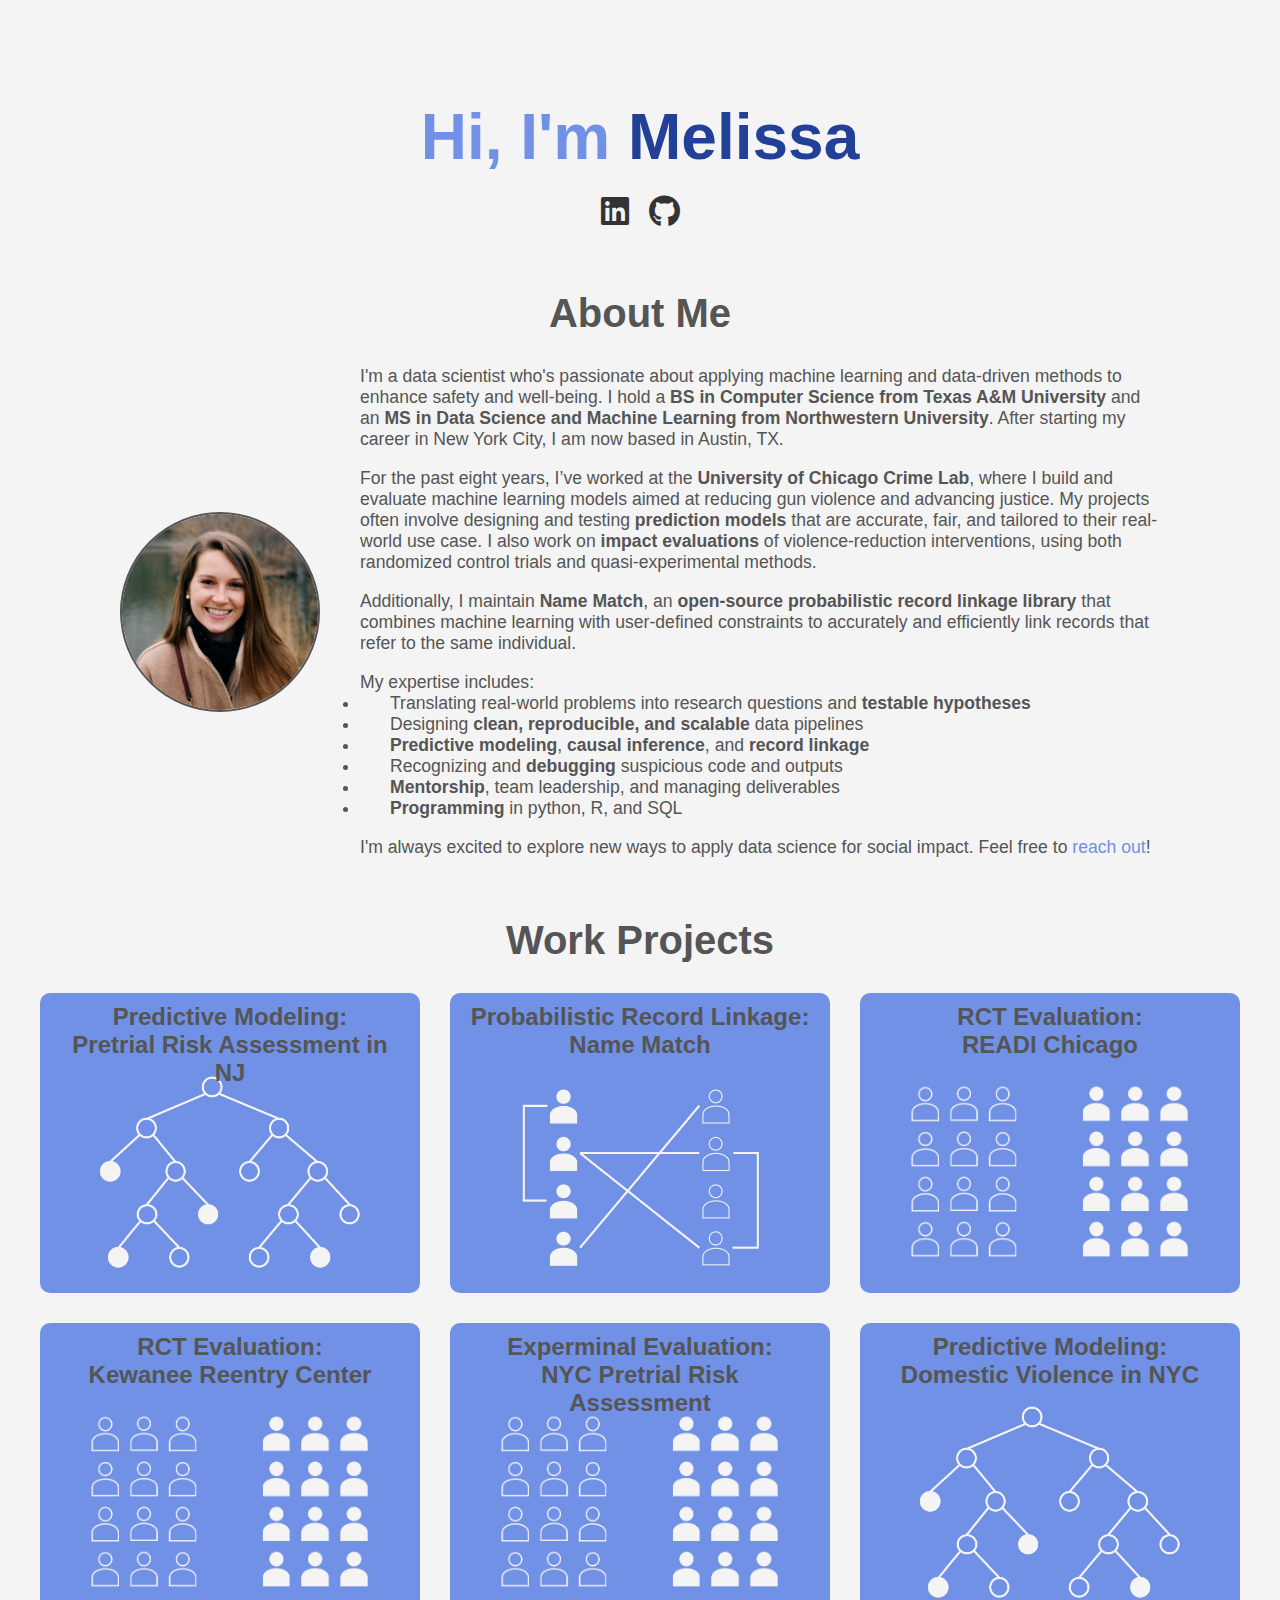
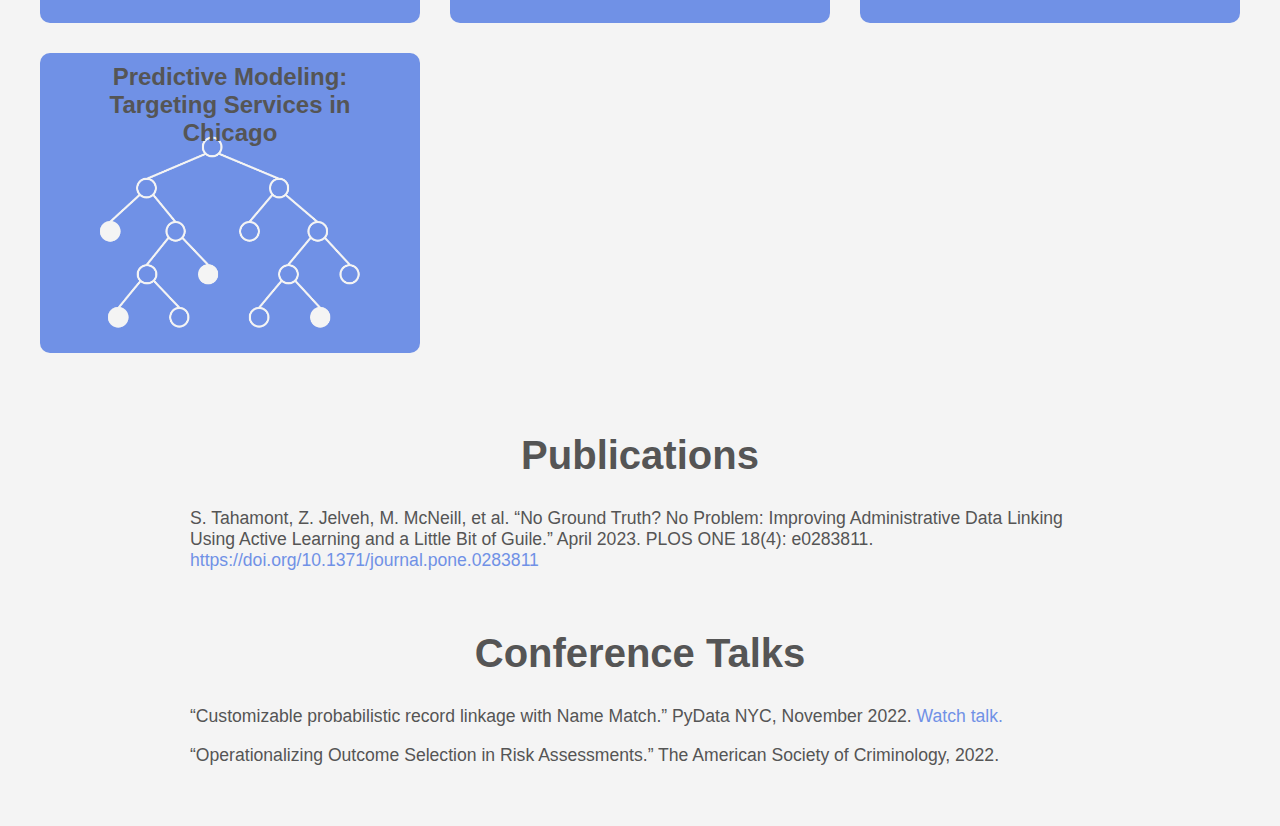
<file: index.html>
<!DOCTYPE html>
<html lang="en">
<head>
    <meta charset="UTF-8">
    <meta name="viewport" content="width=device-width, initial-scale=1.0">
    <meta http-equiv="X-UA-Compatible" content="ie=edge">
    <title>Melissa McNeill</title>
    <link rel="stylesheet" href="styles.css">
    <!-- Add Font Awesome for LinkedIn and GitHub Icons -->
    <link rel="stylesheet" href="https://cdnjs.cloudflare.com/ajax/libs/font-awesome/6.0.0-beta3/css/all.min.css">
</head>
<body>
    <!-- Main Content Section -->
    <section id="main">
        <div class="container">
            <div class="main-content">
                <p class="intro-text">Hi, I'm <span class="name">Melissa</span></p>
                <div class="social-links">
                    <a href="https://www.linkedin.com/in/melissalmcneill/" target="_blank" rel="noopener noreferrer" class="linkedin">
                        <i class="fab fa-linkedin"></i>
                    </a>
                    <a href="https://github.com/mmcneill" target="_blank" rel="noopener noreferrer" class="github">
                        <i class="fab fa-github"></i>
                    </a>
                </div>
            </div>
        </div>
    </section>

    <!-- About Me Section -->
    <section id="about" class="section">
        <div class="container">
            <h2>About Me</h2>
            <div class="about-content">
                <img src="images/about_me.jpg" alt="Your Photo" class="profile-photo">
                <div class="about-text">
                    <p>I'm a data scientist who's passionate about applying machine learning and data-driven methods to enhance safety and well-being. I hold a <b>BS in Computer Science from Texas A&M University</b> and an <b>MS in Data Science and Machine Learning from Northwestern University</b>. After starting my career in New York City, I am now based in Austin, TX.</p>
                    <br>
                    <p>For the past eight years, I’ve worked at the <b>University of Chicago Crime Lab</b>, where I build and evaluate machine learning models aimed at reducing gun violence and advancing justice. My projects often involve designing and testing <b>prediction models</b> that are accurate, fair, and tailored to their real-world use case. I also work on <b>impact evaluations</b> of violence-reduction interventions, using both randomized control trials and quasi-experimental methods.</p>
                    <br>
                    <p>Additionally, I maintain <b>Name Match</b>, an <b>open-source probabilistic record linkage library</b> that combines machine learning with user-defined constraints to accurately and efficiently link records that refer to the same individual.</p>
                    <br>
                    <p>My expertise includes:
                        <li>Translating real-world problems into research questions and <b>testable hypotheses</b></li>
                        <li>Designing <b>clean, reproducible, and scalable</b> data pipelines</li>
                        <li><b>Predictive modeling</b>, <b>causal inference</b>, and <b>record linkage</b></li>
                        <li>Recognizing and <b>debugging</b> suspicious code and outputs</li>
                        <li><b>Mentorship</b>, team leadership, and managing deliverables</li></p>
                        <li><b>Programming</b> in python, R, and SQL</li></p>
                    <br>
                    <p>I'm always excited to explore new ways to apply data science for social impact. Feel free to <a href="https://www.linkedin.com/in/melissalmcneill/" target="_blank" rel="noopener noreferrer">reach out</a>!</p>
                </div>
            </div>
        </div>
    </section>

    <!-- Projects Section -->
    <section id="projects" class="section">
        <div class="container">
            <h2>Work Projects</h2>
            <div class="projects-list">
                <div class="project-item" style="background-image: url('images/tree.png');">
                    <a href="new_jersey.html">Predictive Modeling:<br>Pretrial Risk Assessment in NJ</a>
                </div>
                <div class="project-item" style="background-image: url('images/record_linkage.png');">
                    <a href="name_match.html">Probabilistic Record Linkage:<br>Name Match</a>
                </div>
                <div class="project-item" style="background-image: url('images/evaluation.png');">
                    <a href="readi.html">RCT Evaluation:<br>READI Chicago</a>
                </div>
                <div class="project-item" style="background-image: url('images/evaluation.png');">
                    <a href="kewanee.html">RCT Evaluation:<br>Kewanee Reentry Center</a>
                </div>
                <div class="project-item" style="background-image: url('images/evaluation.png');">
                    <a href="cja.html">Experminal Evaluation:<br>NYC Pretrial Risk Assessment</a>
                </div>
                <div class="project-item" style="background-image: url('images/tree.png');">
                    <a href="nyc_dv.html">Predictive Modeling:<br>Domestic Violence in NYC</a>
                </div>
                <div class="project-item" style="background-image: url('images/tree.png');">
                    <a href="spra.html">Predictive Modeling:<br>Targeting Services in Chicago</a>
                </div>
            </div>
        </div>
    </section>

    <section id="pubs" class="section">
        <h2>Publications</h2>
        <div class="pubs-content">
            <div class="pubs-text">
                <p>S. Tahamont, Z. Jelveh, M. McNeill, et al. “No Ground Truth? No Problem: Improving Administrative Data Linking Using Active Learning and a Little Bit of Guile.” April 2023. PLOS ONE 18(4): e0283811. <a href="https://doi.org/10.1371/journal.pone.0283811" target="_blank" rel="noopener noreferrer">https://doi.org/10.1371/journal.pone.0283811</a></p>
            </div>
        </div>
    </section>

    <section id="pubs" class="section">
        <h2>Conference Talks</h2>
        <div class="pubs-content">
            <div class="pubs-text">
                <p>“Customizable probabilistic record linkage with Name Match.” PyData NYC, November 2022. <a href="https://www.youtube.com/watch?v=X2ybXs-8wmA" target="_blank">Watch talk.</a></p>
                <br>
                <p>“Operationalizing Outcome Selection in Risk Assessments.” The American Society of Criminology, 2022.</p>
            </div>
        </div>
    </section>

</body>
</html>
</file>
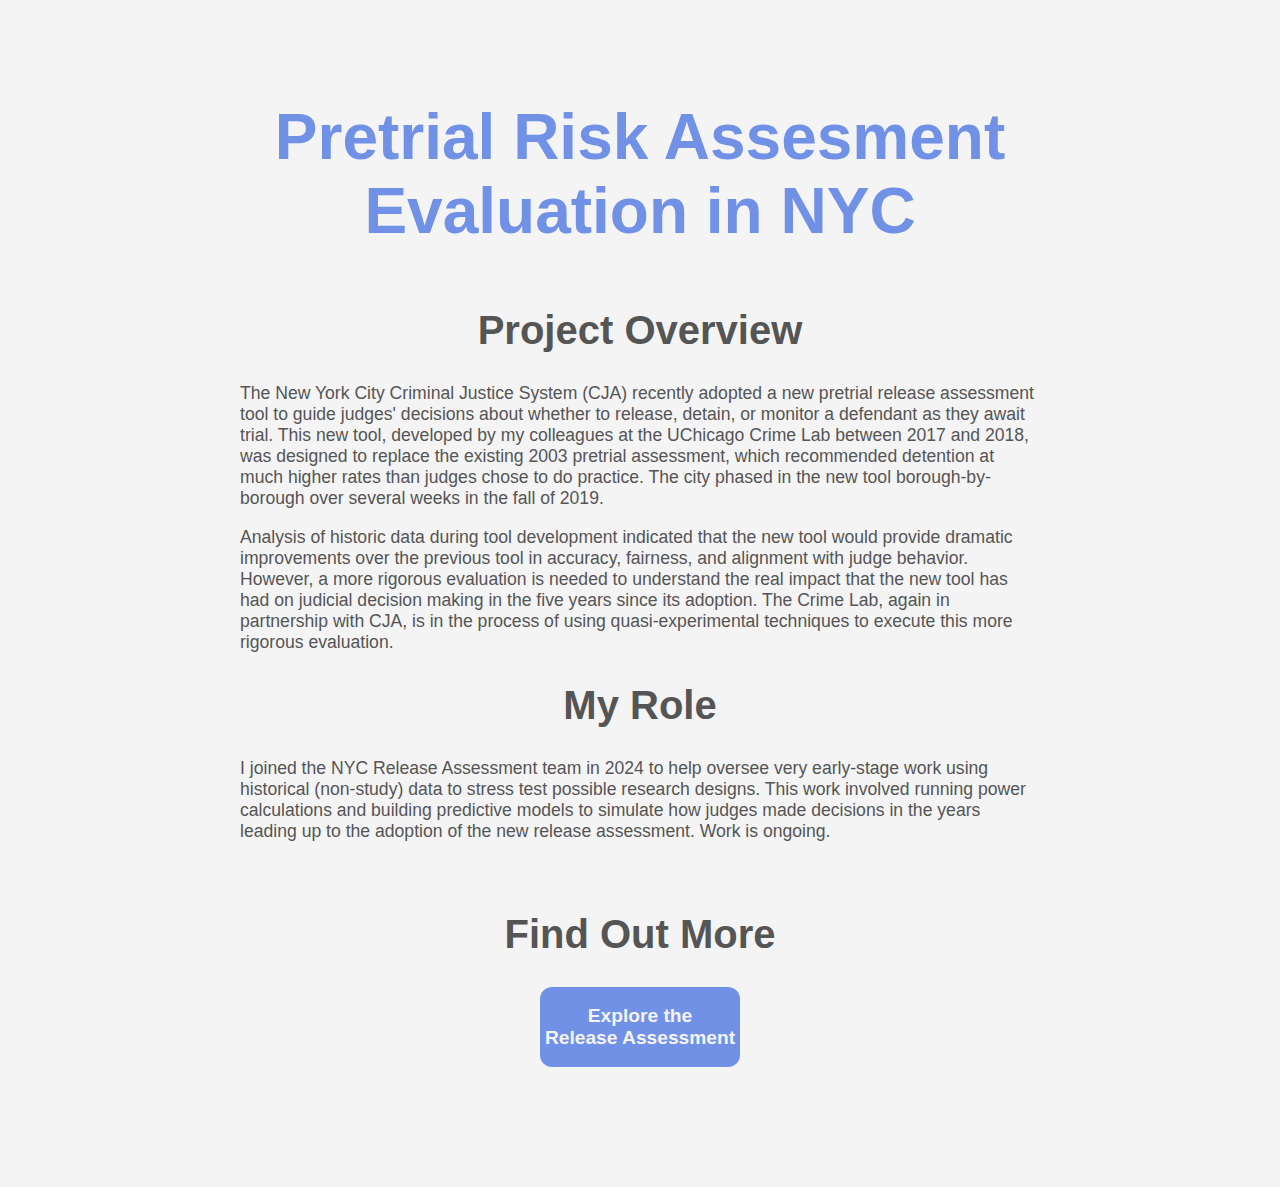
<file: cja.html>
<!DOCTYPE html>
<html lang="en">
<head>
    <meta charset="UTF-8">
    <meta name="viewport" content="width=device-width, initial-scale=1.0">
    <meta http-equiv="X-UA-Compatible" content="ie=edge">
    <title>NYC Pretrial Risk Assessment</title>
    <link rel="stylesheet" href="styles.css">
</head>
<body>
    <!-- Main Content Section -->
    <section id="projectpagemain">
        <div class="container">
            <div class="main-content">
                <p class="intro-text">Pretrial Risk Assesment<br>Evaluation in NYC</p>
            </div>
        </div>
    </section>

    <!-- Project Overview Section -->
    <section id="projectpage" class="section">
        <div class="container">
            <h2>Project Overview</h2>
            <div class="projectpage-content">
                <div class="projectpage-text">
                    <p>The New York City Criminal Justice System (CJA) recently adopted a new pretrial release assessment tool to guide judges' decisions about whether to release, detain, or monitor a defendant as they await trial. This new tool, developed by my colleagues at the UChicago Crime Lab between 2017 and 2018, was designed to replace the existing 2003 pretrial assessment, which recommended detention at much higher rates than judges chose to do practice. The city phased in the new tool borough-by-borough over several weeks in the fall of 2019.</p>
                	<br>
                	<p>Analysis of historic data during tool development indicated that the new tool would provide dramatic improvements over the previous tool in accuracy, fairness, and alignment with judge behavior. However, a more rigorous evaluation is needed to understand the real impact that the new tool has had on judicial decision making in the five years since its adoption. The Crime Lab, again in partnership with CJA, is in the process of using quasi-experimental techniques to execute this more rigorous evaluation.</p>
                </div>
            </div>
            <h2>My Role</h2>
            <div class="projectpage-content">
                <div class="projectpage-text">
                    <p>I joined the NYC Release Assessment team in 2024 to help oversee very early-stage work using historical (non-study) data to stress test possible research designs. This work involved running power calculations and building predictive models to simulate how judges made decisions in the years leading up to the adoption of the new release assessment. Work is ongoing.</p>
                </div>
            </div>
        </div>
    </section>

    <!-- Links Section -->
    <section id="projectpagelinks" class="section">
        <div class="container">
            <h2>Find Out More</h2>
            <div class="links-grid">
                <a href="https://www.nycja.org/release-assessment/" target="_blank" rel="noopener noreferrer" class="link-card">
                    <span>Explore the<br>Release Assessment</span>
                </a>
            </div>
        </div>
    </div>
    </section>

</body>
</html>
</file>
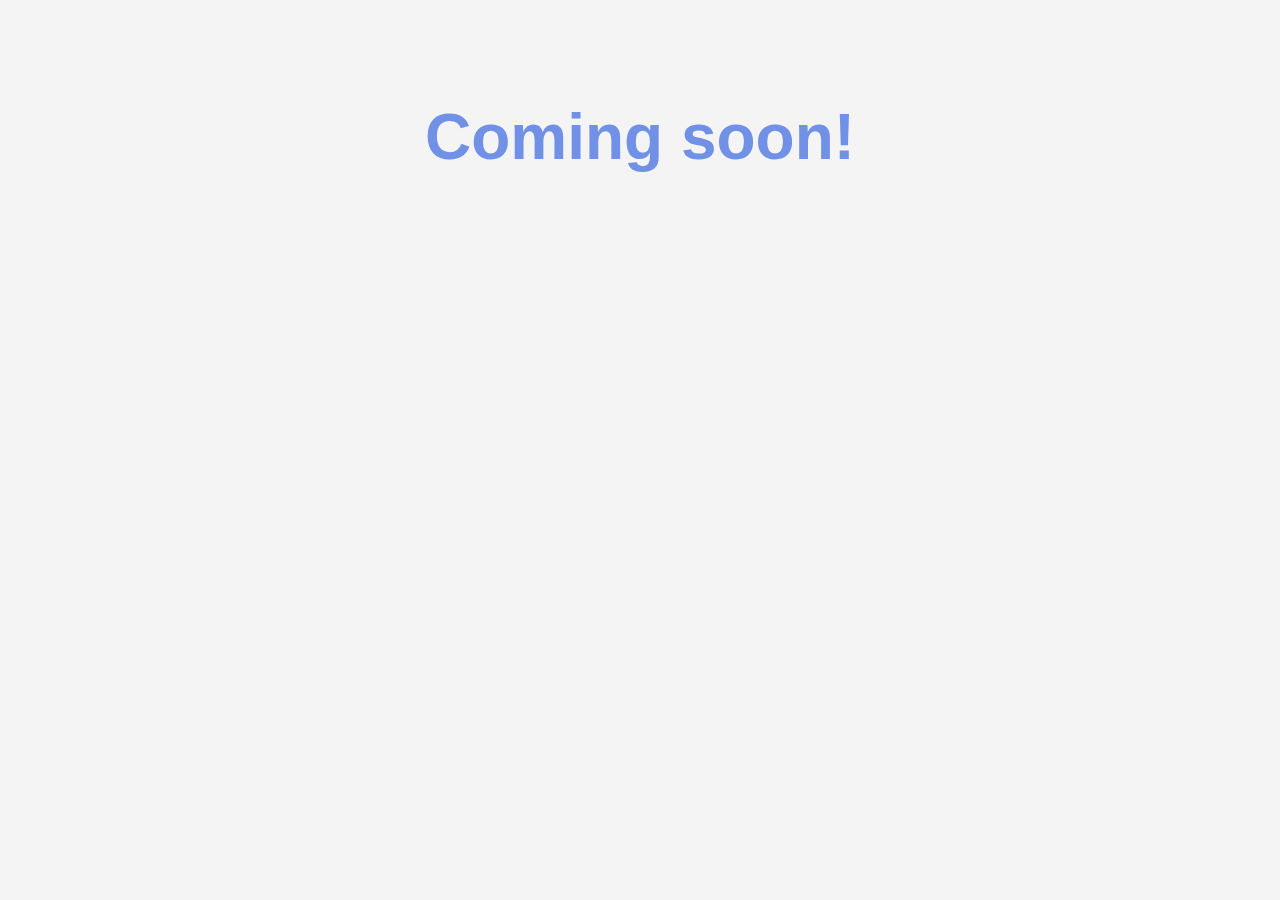
<file: coming_soon.html>
<!DOCTYPE html>
<html lang="en">
<head>
    <meta charset="UTF-8">
    <meta name="viewport" content="width=device-width, initial-scale=1.0">
    <meta http-equiv="X-UA-Compatible" content="ie=edge">
    <title>Name Match</title>
    <link rel="stylesheet" href="styles.css">
</head>
<body>
    <!-- Main Content Section -->
    <section id="projectpagemain">
        <div class="container">
            <div class="main-content">
                <p class="intro-text">Coming soon!</p>
            </div>
        </div>
    </section>

    <!-- Extra Space Section -->
    <section id="projectpage" class="section">
        <div class="container">
            <div class="projectpage-content">
                <div class="projectpage-text">
                    <br/>
                </div>
            </div>
        </div>
    </section>


</body>
</html>
</file>
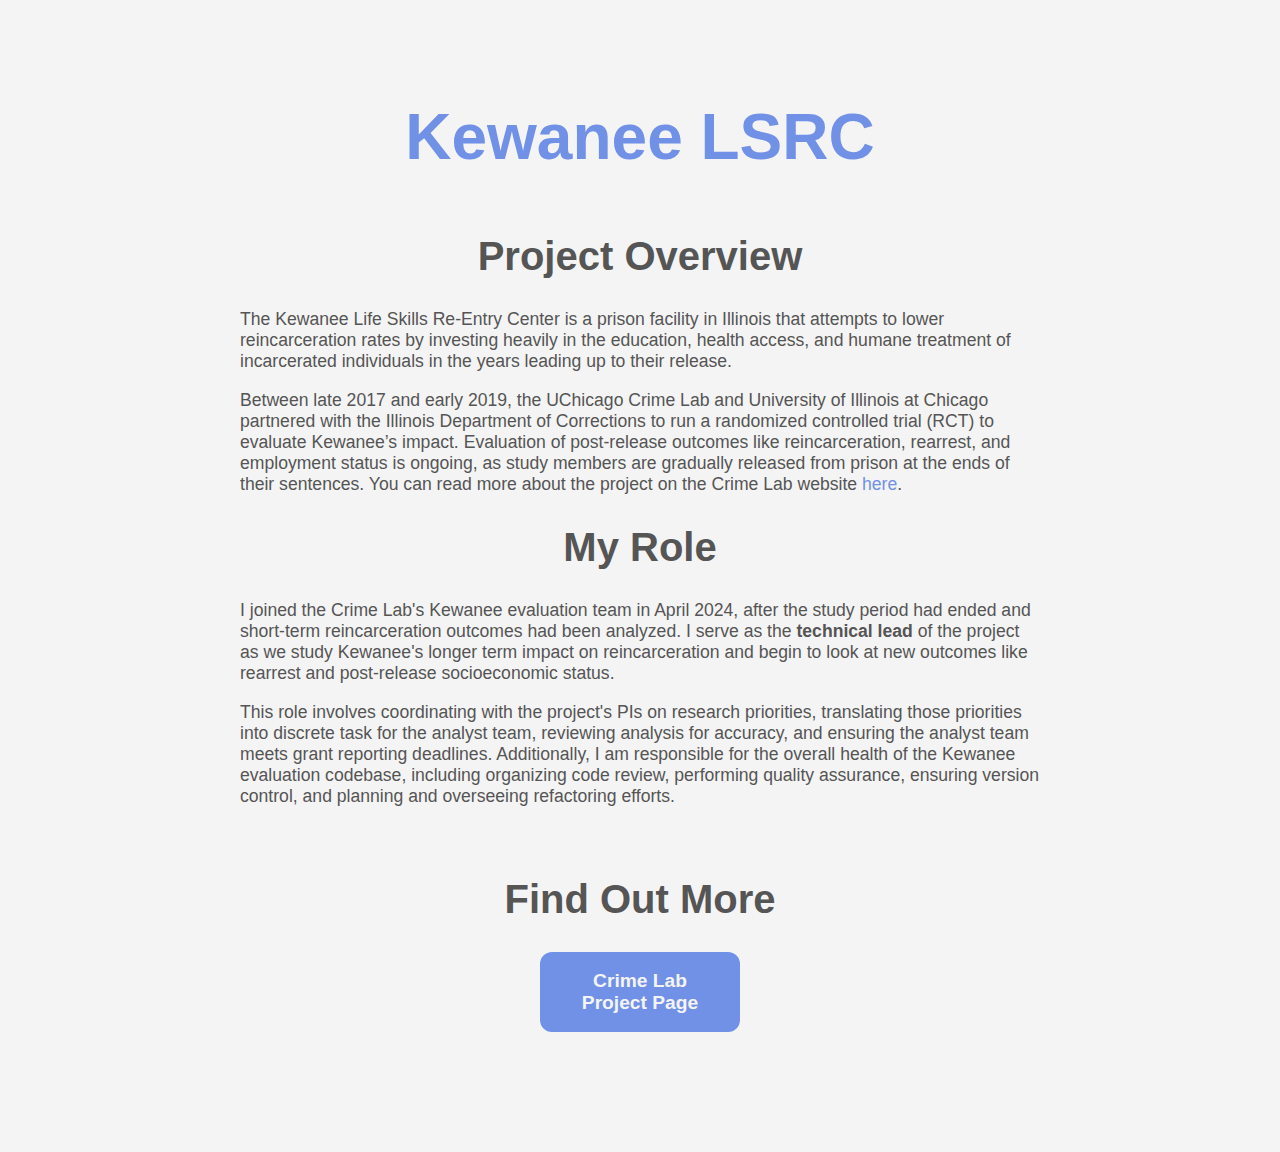
<file: kewanee.html>
<!DOCTYPE html>
<html lang="en">
<head>
    <meta charset="UTF-8">
    <meta name="viewport" content="width=device-width, initial-scale=1.0">
    <meta http-equiv="X-UA-Compatible" content="ie=edge">
    <title>Kewanee LSRC</title>
    <link rel="stylesheet" href="styles.css">
</head>
<body>
    <!-- Main Content Section -->
    <section id="projectpagemain">
        <div class="container">
            <div class="main-content">
                <p class="intro-text">Kewanee LSRC</p>
            </div>
        </div>
    </section>

    <!-- Project Overview Section -->
    <section id="projectpage" class="section">
        <div class="container">
            <h2>Project Overview</h2>
            <div class="projectpage-content">
                <div class="projectpage-text">
                    <p>The Kewanee Life Skills Re-Entry Center is a prison facility in Illinois that attempts to lower reincarceration rates by investing heavily in the education, health access, and humane treatment of incarcerated individuals in the years leading up to their release.</p>
					<br>
					<p>Between late 2017 and early 2019, the UChicago Crime Lab and University of Illinois at Chicago partnered with the Illinois Department of Corrections to run a randomized controlled trial (RCT) to evaluate Kewanee’s impact. Evaluation of post-release outcomes like reincarceration, rearrest, and employment status is ongoing, as study members are gradually released from prison at the ends of their sentences. You can read more about the project on the Crime Lab website <a href="https://crimelab.uchicago.edu/projects/kewanee-lsrc/" target="_blank" rel="noopener noreferrer">here</a>.</p>
                </div>
            </div>
            <h2>My Role</h2>
            <div class="projectpage-content">
                <div class="projectpage-text">
                    <p>I joined the Crime Lab's Kewanee evaluation team in April 2024, after the study period had ended and short-term reincarceration outcomes had been analyzed. I serve as the <strong>technical lead</strong> of the project as we study Kewanee's longer term impact on reincarceration and begin to look at new outcomes like rearrest and post-release socioeconomic status.</p>
					<br>
					<p>This role involves coordinating with the project's PIs on research priorities, translating those priorities into discrete task for the analyst team, reviewing analysis for accuracy, and ensuring the analyst team meets grant reporting deadlines. Additionally, I am responsible for the overall health of the Kewanee evaluation codebase, including organizing code review, performing quality assurance, ensuring version control, and planning and overseeing refactoring efforts.</p>
                </div>
            </div>
        </div>
    </section>

    <!-- Links Section -->
    <section id="projectpagelinks" class="section">
        <div class="container">
            <h2>Find Out More</h2>
            <div class="links-grid">
                <a href="https://crimelab.uchicago.edu/projects/kewanee-lsrc/" target="_blank" rel="noopener noreferrer" class="link-card">
                    <span>Crime Lab<br>Project Page</span>
                </a>
            </div>
        </div>
    </div>
    </section>

</body>
</html>
</file>
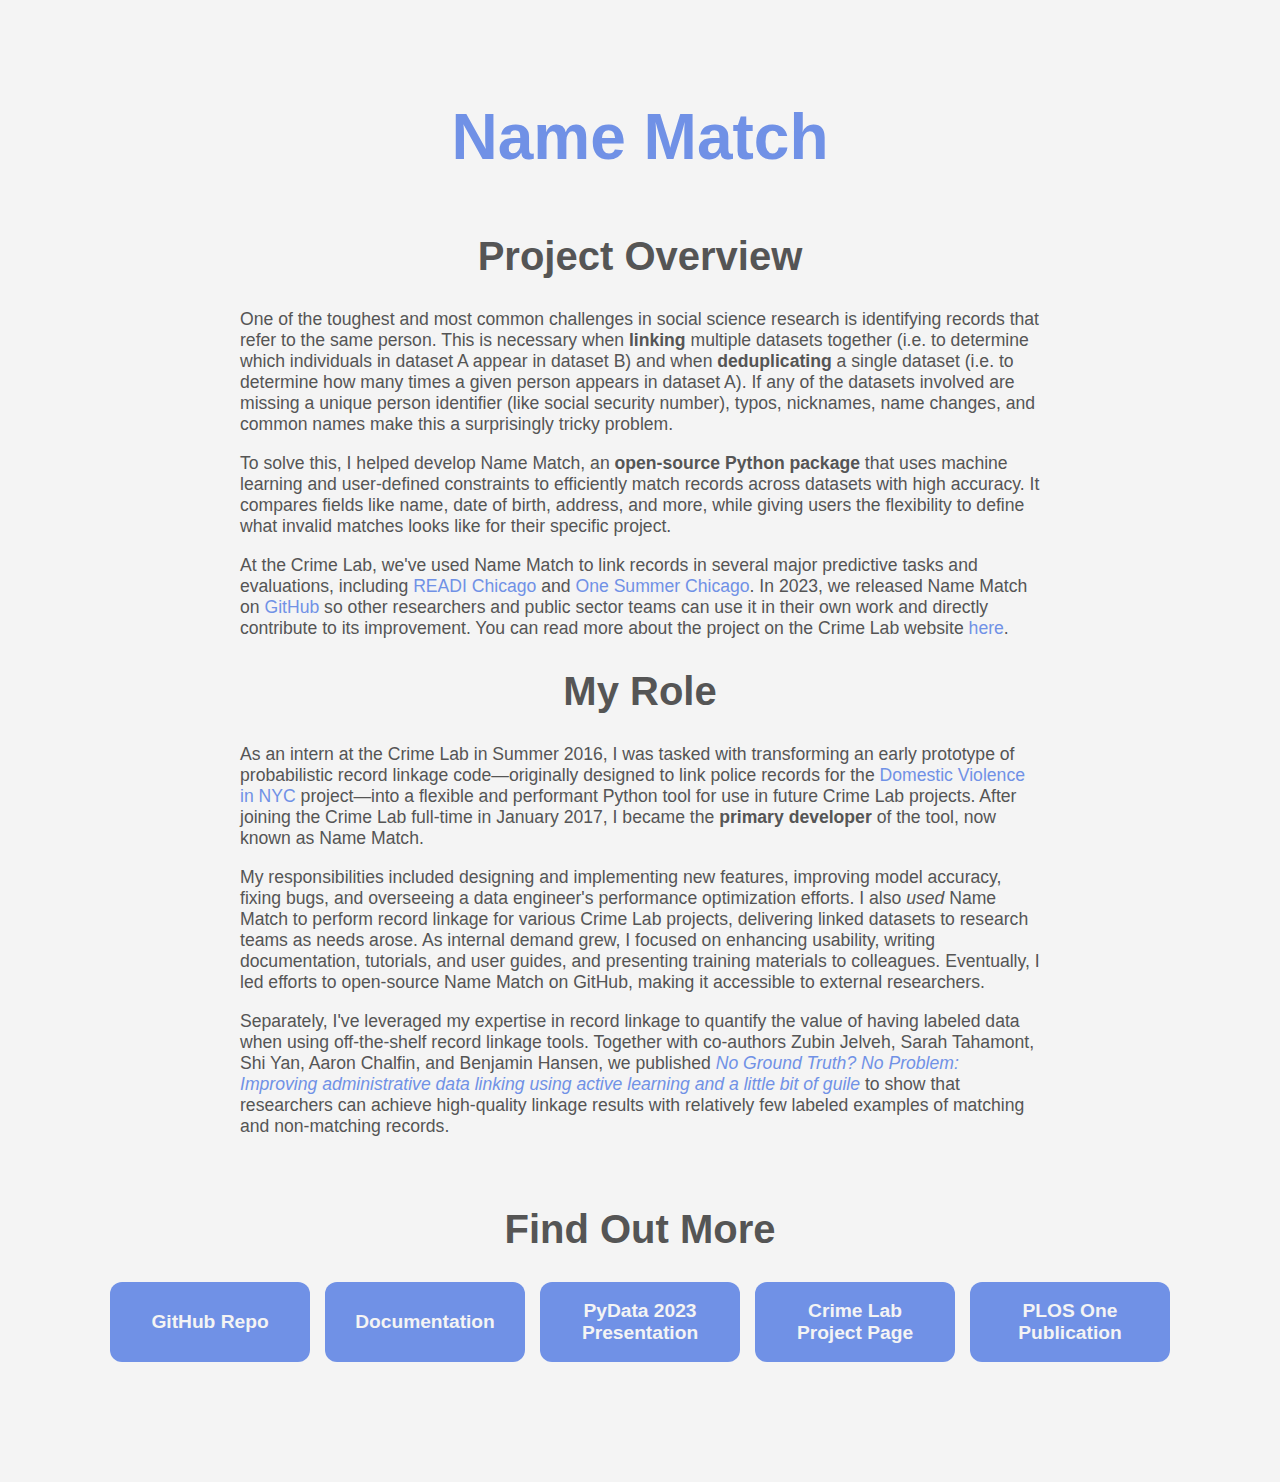
<file: name_match.html>
<!DOCTYPE html>
<html lang="en">
<head>
    <meta charset="UTF-8">
    <meta name="viewport" content="width=device-width, initial-scale=1.0">
    <meta http-equiv="X-UA-Compatible" content="ie=edge">
    <title>Name Match</title>
    <link rel="stylesheet" href="styles.css">
</head>
<body>
    <!-- Main Content Section -->
    <section id="projectpagemain">
        <div class="container">
            <div class="main-content">
                <p class="intro-text">Name Match</p>
            </div>
        </div>
    </section>

    <!-- Project Overview Section -->
    <section id="projectpage" class="section">
        <div class="container">
            <h2>Project Overview</h2>
            <div class="projectpage-content">
                <div class="projectpage-text">
                    <p>One of the toughest and most common challenges in social science research is identifying records that refer to the same person. This is necessary when <strong>linking</strong> multiple datasets together (i.e. to determine which individuals in dataset A appear in dataset B) and when <strong>deduplicating</strong> a single dataset (i.e. to determine how many times a given person appears in dataset A). If any of the datasets involved are missing a unique person identifier (like social security number), typos, nicknames, name changes, and common names make this a surprisingly tricky problem.</p>
                    <br>
                    <p>To solve this, I helped develop Name Match, an <strong>open-source Python package</strong> that uses machine learning and user-defined constraints to efficiently match records across datasets with high accuracy. It compares fields like name, date of birth, address, and more, while giving users the flexibility to define what invalid matches looks like for their specific project.</p>
                    <br>
                    <p>At the Crime Lab, we've used Name Match to link records in several major predictive tasks and evaluations, including <a href="https://crimelab.uchicago.edu/projects/readi/" target="_blank" rel="noopener noreferrer">READI Chicago</a> and <a href="https://crimelab.uchicago.edu/projects/one-summer-chicago-plus/" rel="noopener noreferrer" target="_blank">One Summer Chicago</a>. In 2023, we released Name Match on <a href="https://github.com/urban-labs/namematch" target="_blank" rel="noopener noreferrer">GitHub</a> so other researchers and public sector teams can use it in their own work and directly contribute to its improvement. You can read more about the project on the Crime Lab website <a href="https://crimelab.uchicago.edu/projects/name-match/" target="_blank" rel="noopener noreferrer">here</a>.</p>
                </div>
            </div>
            <h2>My Role</h2>
            <div class="projectpage-content">
                <div class="projectpage-text">
                    <p>As an intern at the Crime Lab in Summer 2016, I was tasked with transforming an early prototype of probabilistic record linkage code—originally designed to link police records for the <a href="nyc_dv.html" target="_blank">Domestic Violence in NYC</a> project—into a flexible and performant Python tool for use in future Crime Lab projects. After joining the Crime Lab full-time in January 2017, I became the <strong>primary developer</strong> of the tool, now known as Name Match.</p>
                    <br>
                    <p>My responsibilities included designing and implementing new features, improving model accuracy, fixing bugs, and overseeing a data engineer's performance optimization efforts. I also <i>used</i> Name Match to perform record linkage for various Crime Lab projects, delivering linked datasets to research teams as needs arose. As internal demand grew, I focused on enhancing usability, writing documentation, tutorials, and user guides, and presenting training materials to colleagues. Eventually, I led efforts to open-source Name Match on GitHub, making it accessible to external researchers.</p>
                    <br>
                    <p>Separately, I've leveraged my expertise in record linkage to quantify the value of having labeled data when using off-the-shelf record linkage tools. Together with co-authors Zubin Jelveh, Sarah Tahamont, Shi Yan, Aaron Chalfin, and Benjamin Hansen, we published <a href="https://journals.plos.org/plosone/article?id=10.1371/journal.pone.0283811" target="_blank" rel="noopener noreferrer"><i>No Ground Truth? No Problem: Improving administrative data linking using active learning and a little bit of guile</i></a> to show that researchers can achieve high-quality linkage results with relatively few labeled examples of matching and non-matching records.</p>
                </div>
            </div>
        </div>
    </section>

    <!-- Links Section -->
    <section id="projectpagelinks" class="section">
        <div class="container">
            <h2>Find Out More</h2>
            <div class="links-grid">
                <a href="https://github.com/urban-labs/namematch" target="_blank" rel="noopener noreferrer" class="link-card">
                    <span>GitHub Repo</span>
                </a>
                <a href="https://urban-labs.github.io/namematch/" target="_blank" rel="noopener noreferrer" class="link-card">
                    <span>Documentation</span>
                </a>
                <a href="https://crimelab.uchicago.edu/resources/melissa-mcneill-customizable-probabilistic-record-linkage-with-name-match-pydata-nyc-2022/" target="_blank" rel="noopener noreferrer" class="link-card">
                    <span>PyData 2023 Presentation</span>
                </a>
                <a href="https://crimelab.uchicago.edu/projects/name-match/" target="_blank" rel="noopener noreferrer" class="link-card">
                    <span>Crime Lab<br>Project Page</span>
                </a>
                <a href="https://journals.plos.org/plosone/article?id=10.1371/journal.pone.0283811" target="_blank" rel="noopener noreferrer" class="link-card">
                    <span>PLOS One<br>Publication</span>
                </a>
            </div>
        </div>
    </div>
    </section>

</body>
</html>
</file>
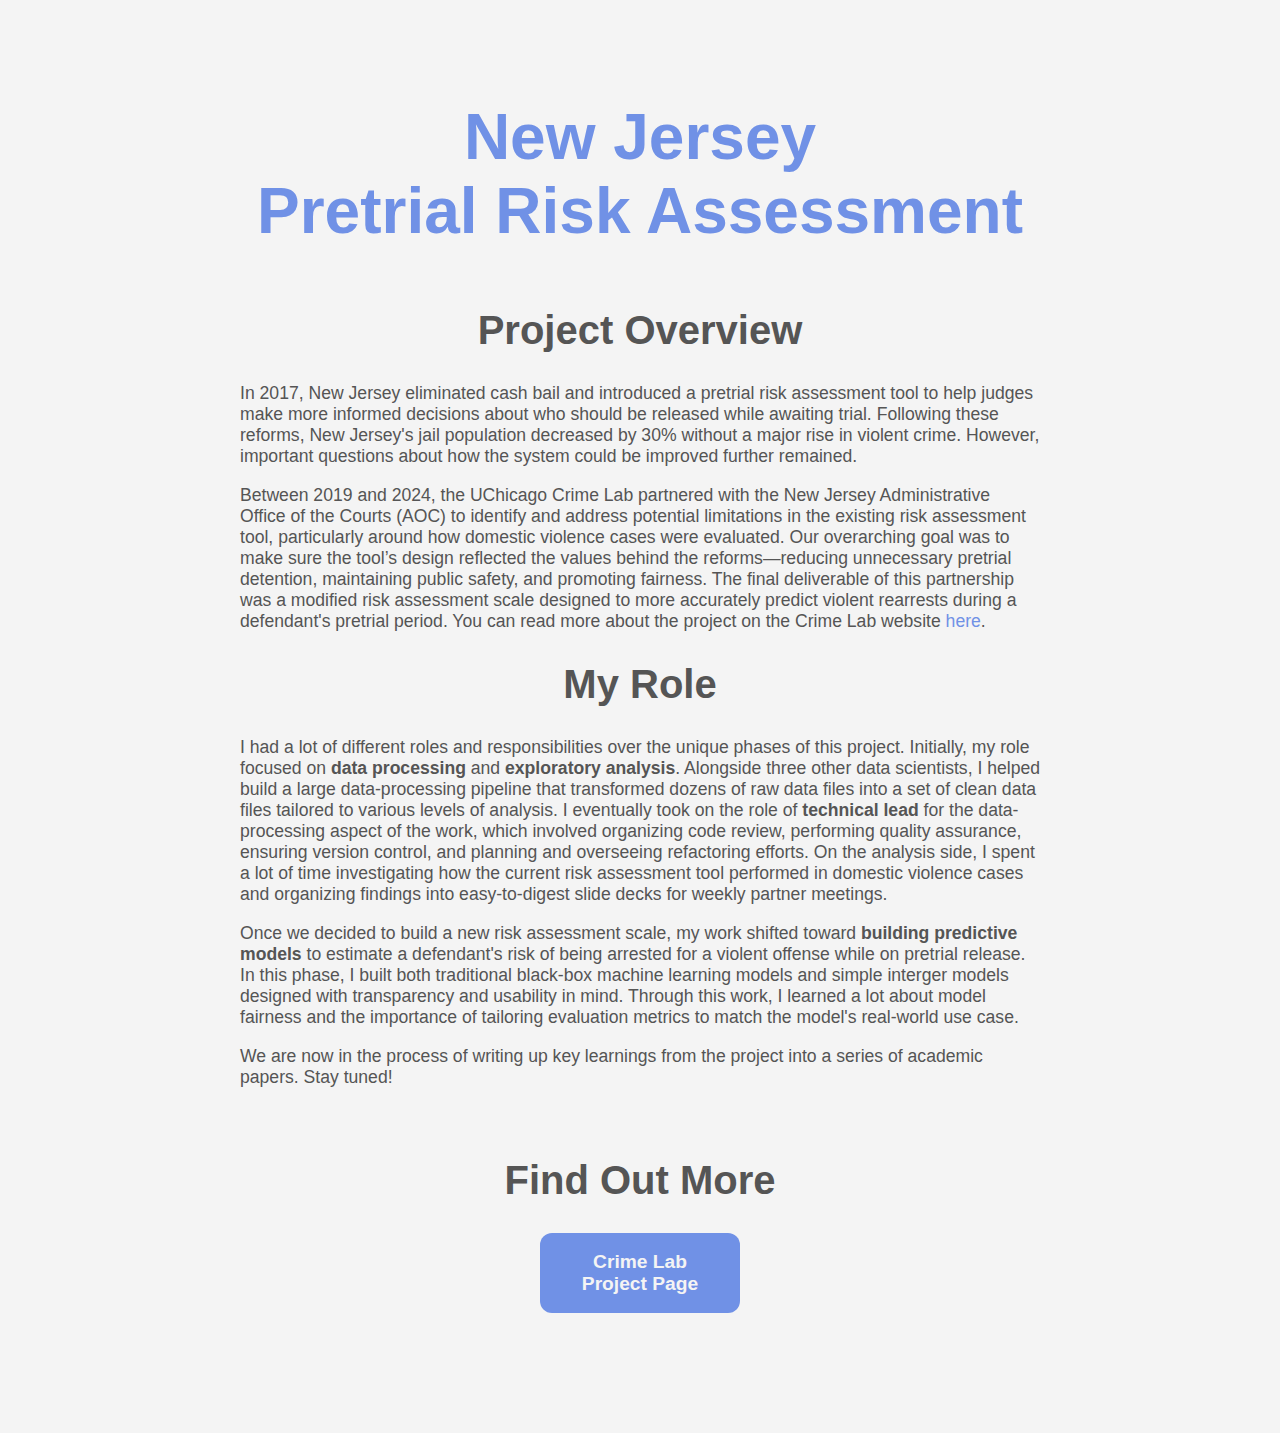
<file: new_jersey.html>
<!DOCTYPE html>
<html lang="en">
<head>
    <meta charset="UTF-8">
    <meta name="viewport" content="width=device-width, initial-scale=1.0">
    <meta http-equiv="X-UA-Compatible" content="ie=edge">
    <title>NJ Pretrial Risk Assessment</title>
    <link rel="stylesheet" href="styles.css">
</head>
<body>
    <!-- Main Content Section -->
    <section id="projectpagemain">
        <div class="container">
            <div class="main-content">
                <p class="intro-text">New Jersey<br>Pretrial Risk Assessment</p>
            </div>
        </div>
    </section>

    <!-- Project Overview Section -->
    <section id="projectpage" class="section">
        <div class="container">
            <h2>Project Overview</h2>
            <div class="projectpage-content">
                <div class="projectpage-text">
                    <p>In 2017, New Jersey eliminated cash bail and introduced a pretrial risk assessment tool to help judges make more informed decisions about who should be released while awaiting trial. Following these reforms, New Jersey's jail population decreased by 30% without a major rise in violent crime. However, important questions about how the system could be improved further remained.</p>
					<br>
					<p>Between 2019 and 2024, the UChicago Crime Lab partnered with the New Jersey Administrative Office of the Courts (AOC) to identify and address potential limitations in the existing risk assessment tool, particularly around how domestic violence cases were evaluated. Our overarching goal was to make sure the tool’s design reflected the values behind the reforms—reducing unnecessary pretrial detention, maintaining public safety, and promoting fairness. The final deliverable of this partnership was a modified risk assessment scale designed to more accurately predict violent rearrests during a defendant's pretrial period. You can read more about the project on the Crime Lab website <a href="https://crimelab.uchicago.edu/projects/new-jersey-portfolio/" target="_blank" rel="noopener noreferrer">here</a>.</p>
                </div>
            </div>
            <h2>My Role</h2>
            <div class="projectpage-content">
                <div class="projectpage-text">
                    <p>I had a lot of different roles and responsibilities over the unique phases of this project. Initially, my role focused on <strong>data processing</strong> and <strong>exploratory analysis</strong>. Alongside three other data scientists, I helped build a large data-processing pipeline that transformed dozens of raw data files into a set of clean data files tailored to various levels of analysis. I eventually took on the role of <strong>technical lead</strong> for the data-processing aspect of the work, which involved organizing code review, performing quality assurance, ensuring version control, and planning and overseeing refactoring efforts. On the analysis side, I spent a lot of time investigating how the current risk assessment tool performed in domestic violence cases and organizing findings into easy-to-digest slide decks for weekly partner meetings.</p>
					<br>
					<p>Once we decided to build a new risk assessment scale, my work shifted toward <strong>building predictive models</strong> to estimate a defendant's risk of being arrested for a violent offense while on pretrial release. In this phase, I built both traditional black-box machine learning models and simple interger models designed with transparency and usability in mind. Through this work, I learned a lot about model fairness and the importance of tailoring evaluation metrics to match the model's real-world use case.</p>
                    <br>
                    <p>We are now in the process of writing up key learnings from the project into a series of academic papers. Stay tuned!</p>
                </div>
            </div>
        </div>
    </section>

    <!-- Links Section -->
    <section id="projectpagelinks" class="section">
        <div class="container">
            <h2>Find Out More</h2>
            <div class="links-grid">
                <a href="https://crimelab.uchicago.edu/projects/new-jersey-portfolio/" target="_blank" rel="noopener noreferrer" class="link-card">
                    <span>Crime Lab<br>Project Page</span>
                </a>
            </div>
        </div>
    </div>
    </section>

</body>
</html>
</file>
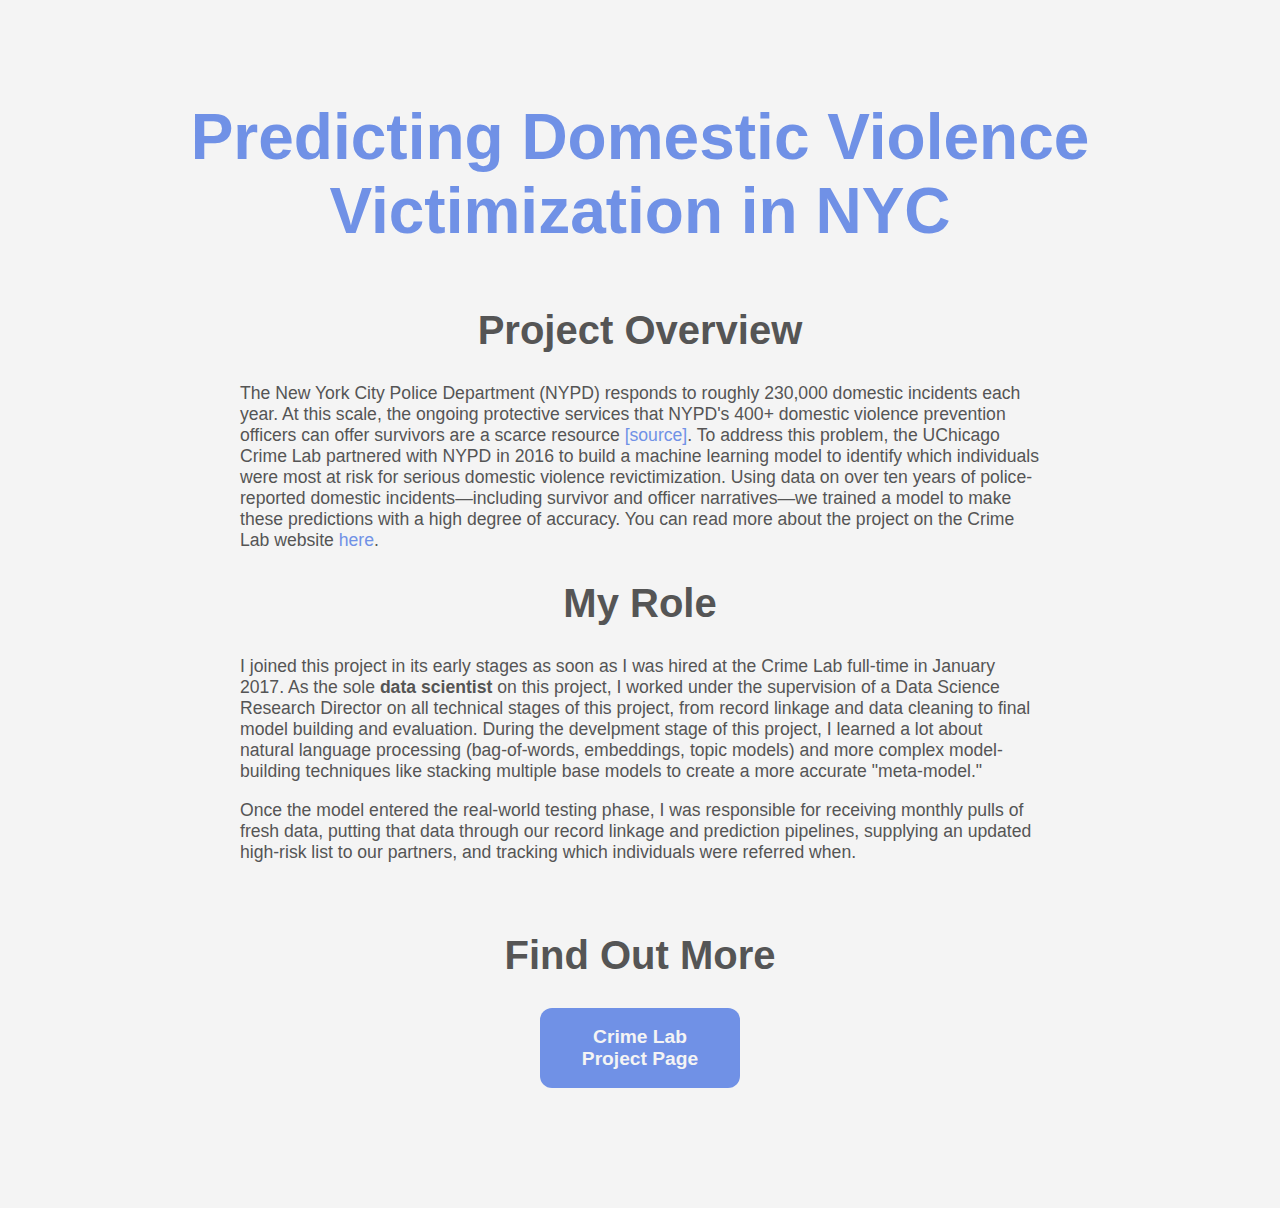
<file: nyc_dv.html>
<!DOCTYPE html>
<html lang="en">
<head>
    <meta charset="UTF-8">
    <meta name="viewport" content="width=device-width, initial-scale=1.0">
    <meta http-equiv="X-UA-Compatible" content="ie=edge">
    <title>NYC Domestic Violence</title>
    <link rel="stylesheet" href="styles.css">
</head>
<body>
    <!-- Main Content Section -->
    <section id="projectpagemain">
        <div class="container">
            <div class="main-content">
                <p class="intro-text">Predicting Domestic Violence<br>Victimization in NYC</p>
            </div>
        </div>
    </section>

    <!-- Project Overview Section -->
    <section id="projectpage" class="section">
        <div class="container">
            <h2>Project Overview</h2>
            <div class="projectpage-content">
                <div class="projectpage-text">
                    <p>The New York City Police Department (NYPD) responds to roughly 230,000 domestic incidents each year. At this scale, the ongoing protective services that NYPD's 400+ domestic violence prevention officers can offer survivors are a scarce resource <a href="https://www.nyc.gov/site/nypd/services/law-enforcement/domestic-violence.page">[source]</a>. To address this problem, the UChicago Crime Lab partnered with NYPD in 2016 to build a machine learning model to identify which individuals were most at risk for serious domestic violence revictimization. Using data on over ten years of police-reported domestic incidents—including survivor and officer narratives—we trained a model to make these predictions with a high degree of accuracy. You can read more about the project on the Crime Lab website <a href="https://crimelab.uchicago.edu/projects/new-york-city-domestic-violence-analysis/" target="_blank" rel="noopener noreferrer">here</a>.</p>
                </div>
            </div>
            <h2>My Role</h2>
            <div class="projectpage-content">
                <div class="projectpage-text">
                    <p>I joined this project in its early stages as soon as I was hired at the Crime Lab full-time in January 2017. As the sole <strong>data scientist</strong> on this project, I worked under the supervision of a Data Science Research Director on all technical stages of this project, from record linkage and data cleaning to final model building and evaluation. During the develpment stage of this project, I learned a lot about natural language processing (bag-of-words, embeddings, topic models) and more complex model-building techniques like stacking multiple base models to create a more accurate "meta-model." </p>
					<br>
					<p>Once the model entered the real-world testing phase, I was responsible for receiving monthly pulls of fresh data, putting that data through our record linkage and prediction pipelines, supplying an updated high-risk list to our partners, and tracking which individuals were referred when.</p>
                </div>
            </div>
        </div>
    </section>

    <!-- Links Section -->
    <section id="projectpagelinks" class="section">
        <div class="container">
            <h2>Find Out More</h2>
            <div class="links-grid">
                <a href="https://crimelab.uchicago.edu/projects/new-york-city-domestic-violence-analysis/" target="_blank" rel="noopener noreferrer" class="link-card">
                    <span>Crime Lab<br>Project Page</span>
                </a>
            </div>
        </div>
    </div>
    </section>

</body>
</html>
</file>
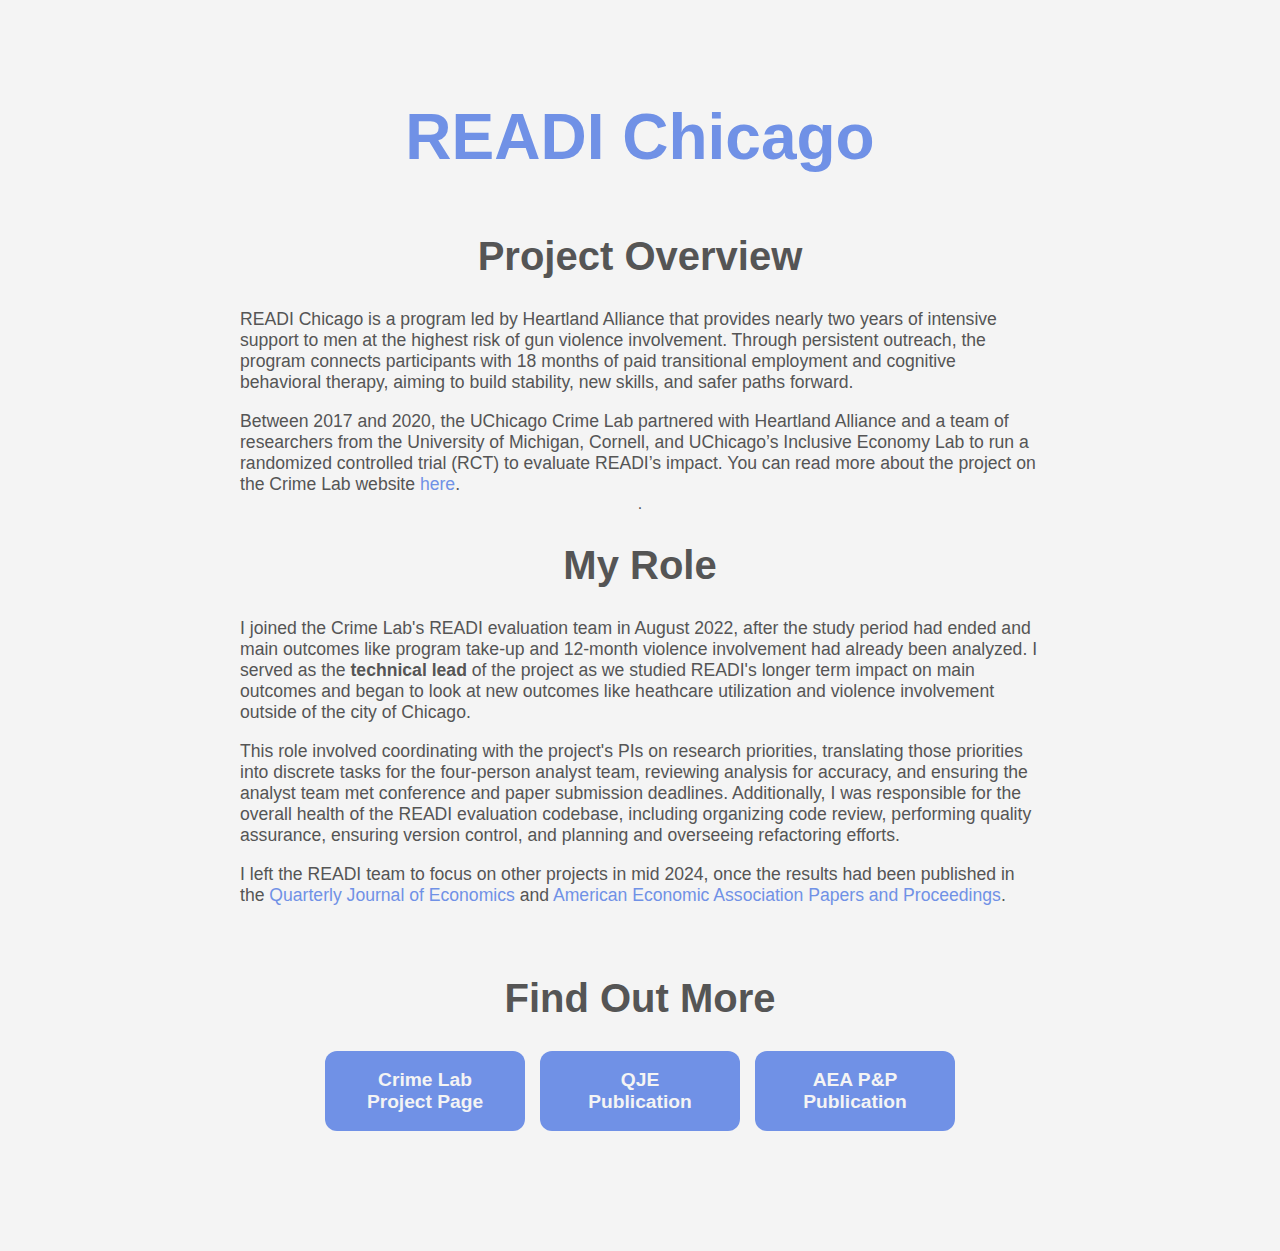
<file: readi.html>
<!DOCTYPE html>
<html lang="en">
<head>
    <meta charset="UTF-8">
    <meta name="viewport" content="width=device-width, initial-scale=1.0">
    <meta http-equiv="X-UA-Compatible" content="ie=edge">
    <title>READI Chicago</title>
    <link rel="stylesheet" href="styles.css">
</head>
<body>
    <!-- Main Content Section -->
    <section id="projectpagemain">
        <div class="container">
            <div class="main-content">
                <p class="intro-text">READI Chicago</p>
            </div>
        </div>
    </section>

    <!-- Project Overview Section -->
    <section id="projectpage" class="section">
        <div class="container">
            <h2>Project Overview</h2>
            <div class="projectpage-content">
                <div class="projectpage-text">
                    <p>READI Chicago is a program led by Heartland Alliance that provides nearly two years of intensive support to men at the highest risk of gun violence involvement. Through persistent outreach, the program connects participants with 18 months of paid transitional employment and cognitive behavioral therapy, aiming to build stability, new skills, and safer paths forward.</p>
                    <br>
                    <p>Between 2017 and 2020, the UChicago Crime Lab partnered with Heartland Alliance and a team of researchers from the University of Michigan, Cornell, and UChicago’s Inclusive Economy Lab to run a randomized controlled trial (RCT) to evaluate READI’s impact. You can read more about the project on the Crime Lab website <a href="https://crimelab.uchicago.edu/projects/readi/" target="_blank" rel="noopener noreferrer">here</a>.</p>.
                </div>
            </div>
            <h2>My Role</h2>
            <div class="projectpage-content">
                <div class="projectpage-text">
                    <p>I joined the Crime Lab's READI evaluation team in August 2022, after the study period had ended and main outcomes like program take-up and 12-month violence involvement had already been analyzed. I served as the <strong>technical lead</strong> of the project as we studied READI's longer term impact on main outcomes and began to look at new outcomes like heathcare utilization and violence involvement outside of the city of Chicago.</p>
                    <br>
                    <p>This role involved coordinating with the project's PIs on research priorities, translating those priorities into discrete tasks for the four-person analyst team, reviewing analysis for accuracy, and ensuring the analyst team met conference and paper submission deadlines. Additionally, I was responsible for the overall health of the READI evaluation codebase, including organizing code review, performing quality assurance, ensuring version control, and planning and overseeing refactoring efforts.</p>
                    <br>
                    <p>I left the READI team to focus on other projects in mid 2024, once the results had been published in the <a href="https://academic.oup.com/qje/advance-article-abstract/doi/10.1093/qje/qjad031/7220727?redirectedFrom=fulltext&login=false" target="_blank" rel="noopener noreferrer">Quarterly Journal of Economics</a> and <a href="https://www.aeaweb.org/articles?id=10.1257/pandp.20241083" target="_blank" rel="noopener noreferrer">American Economic Association Papers and Proceedings</a>.</p>
                </div>
            </div>
        </div>
    </section>

    <!-- Links Section -->
    <section id="projectpagelinks" class="section">
        <div class="container">
            <h2>Find Out More</h2>
            <div class="links-grid">
                <a href="https://crimelab.uchicago.edu/projects/readi/" target="_blank" rel="noopener noreferrer" class="link-card">
                    <span>Crime Lab<br>Project Page</span>
                </a>
                <a href="https://academic.oup.com/qje/advance-article-abstract/doi/10.1093/qje/qjad031/7220727?redirectedFrom=fulltext&login=false" target="_blank" rel="noopener noreferrer" class="link-card">
                    <span>QJE<br>Publication</span>
                </a>
                <a href="https://www.aeaweb.org/articles?id=10.1257/pandp.20241083" target="_blank" rel="noopener noreferrer" class="link-card">
                    <span>AEA P&P<br>Publication</span>
                </a>
            </div>
        </div>
    </div>
    </section>

</body>
</html>
</file>
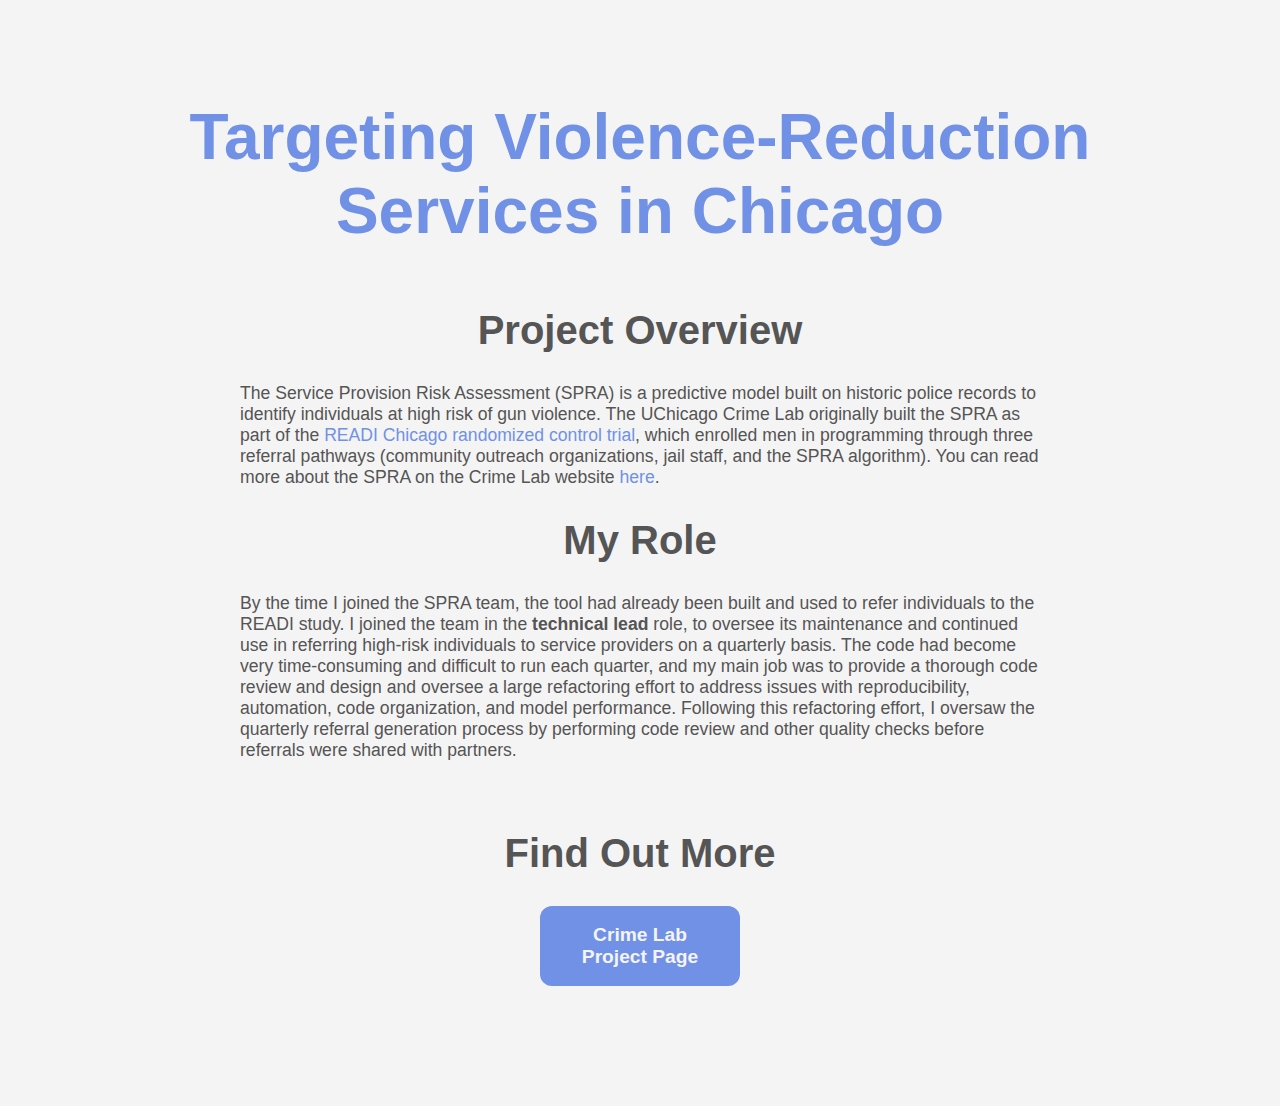
<file: spra.html>
<!DOCTYPE html>
<html lang="en">
<head>
    <meta charset="UTF-8">
    <meta name="viewport" content="width=device-width, initial-scale=1.0">
    <meta http-equiv="X-UA-Compatible" content="ie=edge">
    <title>Targeting Services in Chicago</title>
    <link rel="stylesheet" href="styles.css">
</head>
<body>
    <!-- Main Content Section -->
    <section id="projectpagemain">
        <div class="container">
            <div class="main-content">
                <p class="intro-text">Targeting Violence-Reduction<br>Services in Chicago</p>
            </div>
        </div>
    </section>

    <!-- Project Overview Section -->
    <section id="projectpage" class="section">
        <div class="container">
            <h2>Project Overview</h2>
            <div class="projectpage-content">
                <div class="projectpage-text">
                    <p>The Service Provision Risk Assessment (SPRA) is a predictive model built on historic police records to identify individuals at high risk of gun violence. The UChicago Crime Lab originally built the SPRA as part of the <a href="readi.html" target="_blank">READI Chicago randomized control trial</a>, which enrolled men in programming through three referral pathways (community outreach organizations, jail staff, and the SPRA algorithm). You can read more about the SPRA on the Crime Lab website <a href="https://crimelab.uchicago.edu/projects/service-provision-risk-assessment-spra/" target="_blank" rel="noopener noreferrer">here</a>.</p>
                </div>
            </div>
            <h2>My Role</h2>
            <div class="projectpage-content">
                <div class="projectpage-text">
                    <p>By the time I joined the SPRA team, the tool had already been built and used to refer individuals to the READI study. I joined the team in the <strong>technical lead</strong> role, to oversee its maintenance and continued use in referring high-risk individuals to service providers on a quarterly basis. The code had become very time-consuming and difficult to run each quarter, and my main job was to provide a thorough code review and design and oversee a large refactoring effort to address issues with reproducibility, automation, code organization, and model performance. Following this refactoring effort, I oversaw the quarterly referral generation process by performing code review and other quality checks before referrals were shared with partners.</p>
                </div>
            </div>
        </div>
    </section>

    <!-- Links Section -->
    <section id="projectpagelinks" class="section">
        <div class="container">
            <h2>Find Out More</h2>
            <div class="links-grid">
                <a href="https://crimelab.uchicago.edu/projects/service-provision-risk-assessment-spra/" target="_blank" rel="noopener noreferrer" class="link-card">
                    <span>Crime Lab<br>Project Page</span>
                </a>
            </div>
        </div>
    </div>
    </section>

</body>
</html>
</file>
<file: styles.css>
/* Reset some basic styles */
* {
    margin: 0;
    padding: 0;
    box-sizing: border-box;
}

/* General page setup */
body {
    font-family: 'Segoe UI', Tahoma, Geneva, Verdana, sans-serif;
    background-color: #f4f4f4;
    color: #555;
    text-align: center;
    display: flex;
    justify-content: flex-start;
    align-items: flex-start;
    flex-direction: column;
    min-height: 100vh;
}

#main {
    margin-top: 100px;
    width: 100%;
}

.main-content {
    display: flex;
    flex-direction: column;
    justify-content: center;
    align-items: center;
}

.intro-text {
    font-size: 4rem;
    font-weight: 900;
    color: #7091e6;
    margin-bottom: 20px;
}

.name {
    color: #234099;
}

.social-links {
    display: flex;
    gap: 20px;
}

.social-links a {
    color: #333;
    font-size: 2rem;
    transition: color 0.3s ease, transform 0.3s ease;
}

.social-links a:hover {
    color: #7091e6;
    transform: scale(1.1);
}

/* About Me Section */
#about {
    padding: 60px 20px;
    width: 100%;
}

#about a {
    color: #7091e6;
    text-decoration: none;
}

#about a:hover {
    color: #234099;
    transform: scale(1.1);
    text-decoration: underline;
}

h2 {
    font-size: 2.5rem;
    margin-bottom: 30px;
}


.about-content {
    display: flex;
    justify-content: center;
    align-items: center;
    gap: 40px;
}

.profile-photo {
    width: 200px;
    height: 200px;
    border-radius: 50%;
    object-fit: cover;
    border: 2px solid #555;
}

.about-text {
    max-width: 800px;
}

.about-text h2 {
    font-size: 2rem;
    margin-bottom: 15px;
}

.about-text p {
    font-size: 1.1rem;
    color: #555;
    text-align: left;
}

li {
    font-size: 1.1rem;
    padding-left: 30px;
    color: #555;
    text-align: left;
}

.about-text b {
    font-weight: 600;
}

/* Projects Section */
#projects {
    padding-bottom: 80px;
    width: 100%;
    display: flex;
    justify-content: center;
}

.projects-list {
    display: grid;
    grid-template-columns: repeat(auto-fill, minmax(300px, 1fr)); /* Auto-wrap items */
    gap: 30px;
    justify-items: center;
    margin-top: 20px;
    max-width: 1200px; /* Maximum width for large screens */
    width: 100%;
}

.project-item {
    width: 100%;
    height: 300px;
    border-radius: 10px;
    background-size: cover;
    background-position: center;
    display: flex;
    justify-content: center;
    transition: transform 0.3s ease;
}

.project-item:hover {
    transform: scale(1.05);
}

.project-item a {
    font-size: 1.5rem;
    color:  #555;
    text-decoration: none;
    font-weight: bold;
    background-color: rgba(0, 0, 0, 0);
    padding: 10px 20px;
    border-radius: 5px;
}

@media screen and (max-width: 768px) {
    .intro-text {
        font-size: 2.5rem;
    }

    .profile-photo {
        width: 150px;
        height: 150px;
    }

    #about h2 {
        font-size: 2rem;
    }

    .projects-list {
        grid-template-columns: repeat(auto-fill, minmax(250px, 1fr));
    }
}

#pubs {
    padding: 60px 20px;
    width: 100%;
    padding-top: 0px;
    padding-bottom: 60px;
}

#pubs a {
    color: #7091e6;
    text-decoration: none;
}

#pubs a:hover {
    color: #234099;
    transform: scale(1.1);
    text-decoration: underline;
}

.pubs-content {
    display: flex;
    justify-content: center;
    align-items: center;
    /*max-width: 100%;*/
}

.pubs-text {
    width: 900px;
}

.pubs-text p {
    font-size: 1.1rem;
    color: #555;
    text-align: left;
}


/* Project Pages */

#projectpagemain {
    margin-top: 100px;
    padding-bottom: 10px;
    width: 100%;
}

#projectpage {
    padding: 30px 20px;
    padding-top: 0px;
    width: 100%;
}

#projectpage h2 {
    font-size: 2.5rem;
    margin-bottom: 30px;
    margin-top: 30px;
}

.projectpage-content {
    display: flex;
    justify-content: center;
    align-items: center;
    gap: 40px;
}

#projectpage a {
    color: #7091e6;
    text-decoration: none;
}

#projectpage a:hover {
    color: #234099;
    transform: scale(1.1);
    text-decoration: underline;
}

.projectpage-text {
    max-width: 800px;
}

.projectpage-text h2 {
    font-size: 2rem;
    margin-bottom: 15px;
}

.projectpage-text p {
    font-size: 1.1rem;
    color: #555;
    text-align: left;
}


#projectpagelinks {
    padding-top: 40px;
    padding-bottom: 120px;
    width: 100%;
    display: flex;
    justify-content: center;
}

#projectpagelinks h2 {
    font-size: 2.5rem;
    margin-bottom: 30px;
}


.links-grid {
    display: grid;
    grid-template-columns: repeat(auto-fit, minmax(200px, 1fr));
    justify-content: center;
    gap: 15px;
    justify-items: center;
    max-width: 1200px;
    width: 100%;
}

.link-card {
    display: flex;
    align-items: center;
    justify-content: center;
    width: 200px;
    height: 80px;
    background: #7091e6;
    border-radius: 12px;
    backdrop-filter: blur(10px);
    text-decoration: none;
    color: #f4f4f4;
    font-size: 1.2rem;
    font-weight: bold;
    transition: transform 0.3s ease, background 0.3s ease;
}

.link-card:hover {
    transform: translateY(-5px);
}

@media (max-width: 600px) {
    .links-grid {
        flex-direction: column;
        align-items: center;
    }
}
</file>
